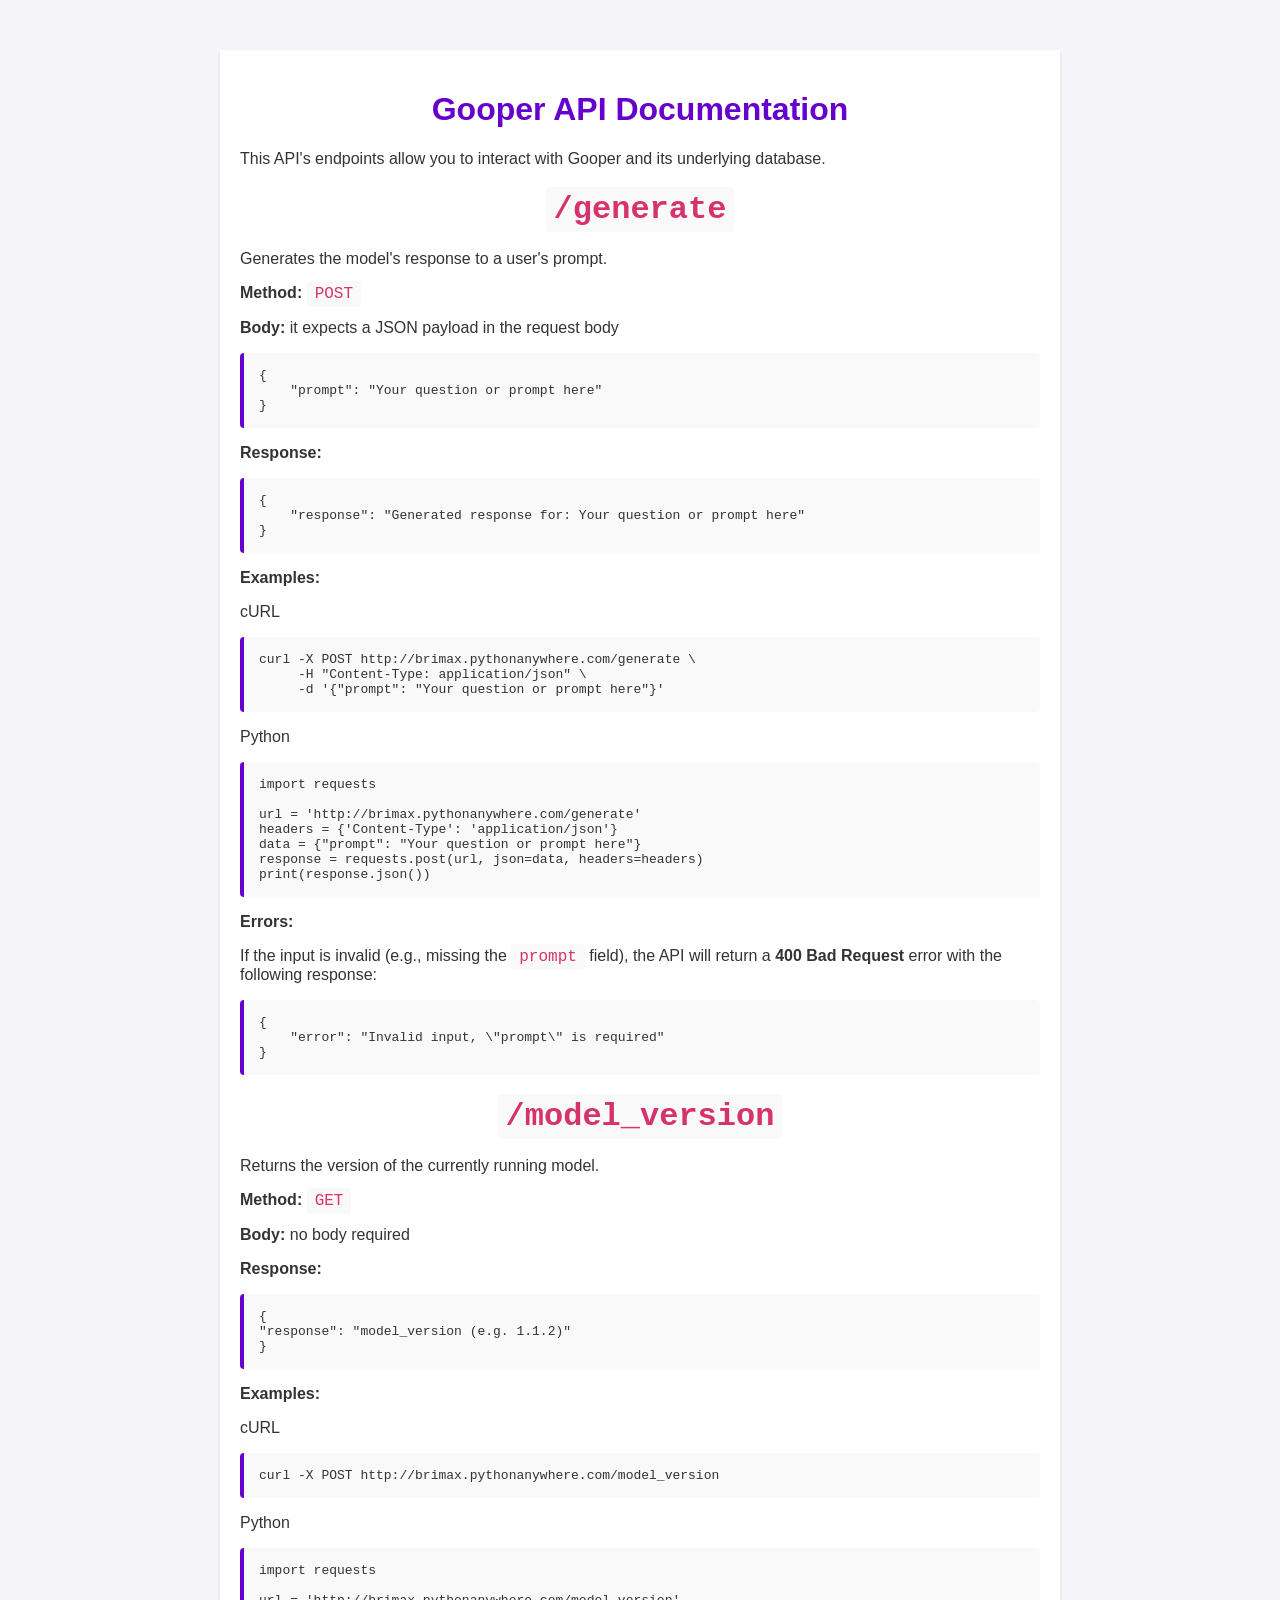
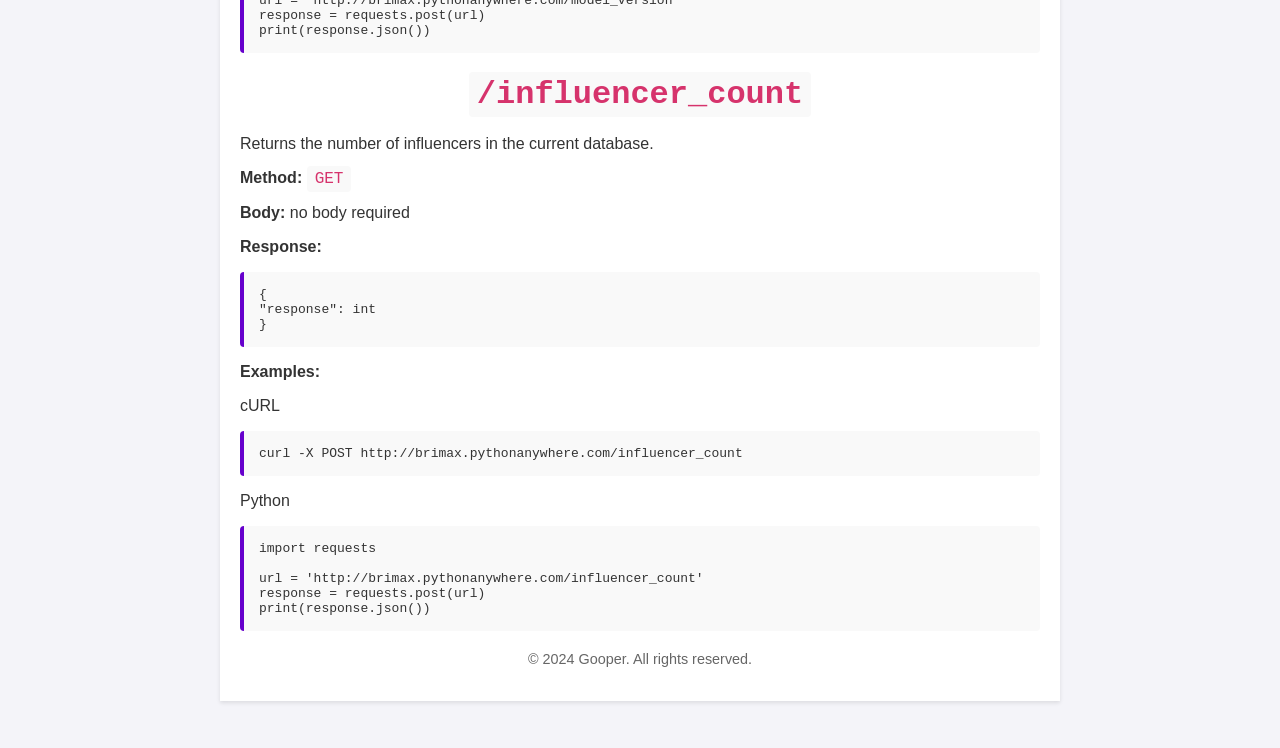
<file: api_docs.html>
<!DOCTYPE html>
<html lang="en">
<head>
    <meta charset="UTF-8">
    <meta name="viewport" content="width=device-width, initial-scale=1.0">
    <title>API Endpoint Documentation</title>
    <style>
        body {
            font-family: Arial, sans-serif;
            margin: 0;
            padding: 0;
            background-color: #f4f4f9;
            color: #333;
        }
        .container {
            max-width: 800px;
            margin: 50px auto;
            padding: 20px;
            background: #fff;
            box-shadow: 0 2px 4px rgba(0, 0, 0, 0.1);
        }
        h1 {
            color: #6600cc;
            text-align: center;
        }
        code {
            background-color: #f9f9f9;
            padding: 4px 8px;
            border-radius: 4px;
            font-family: Consolas, monospace;
            color: #d6336c;
        }
        pre {
            background-color: #f9f9f9;
            padding: 15px;
            border-left: 4px solid #6600cc;
            border-radius: 4px;
            overflow: auto;
        }
        .footer {
            text-align: center;
            margin-top: 20px;
            font-size: 0.9em;
            color: #666;
        }
    </style>
</head>
<body>
    <div class="container">
        <h1>Gooper API Documentation</h1>
        <p>This API's endpoints allow you to interact with Gooper and its underlying database.</p>
        
        <!-- <h2>Generate response to user prompt</h2> -->
        <h1><code>/generate</code></h1>
        <p>Generates the model's response to a user's prompt.</p>
        
        <p><strong>Method:</strong> <code>POST</code></p>
        
        <p><strong>Body:</strong> it expects a JSON payload in the request body</p>
        <pre>{
    "prompt": "Your question or prompt here"
}</pre>
        <p><strong>Response:</strong></p>
        <pre>{
    "response": "Generated response for: Your question or prompt here"
}</pre>
        
        <p><strong>Examples:</strong></p>
        
        <p>cURL</p>
        <pre>curl -X POST http://brimax.pythonanywhere.com/generate \
     -H "Content-Type: application/json" \
     -d '{"prompt": "Your question or prompt here"}'</pre>
        
        <p>Python</p>
        <pre>import requests

url = 'http://brimax.pythonanywhere.com/generate'
headers = {'Content-Type': 'application/json'}
data = {"prompt": "Your question or prompt here"}
response = requests.post(url, json=data, headers=headers)
print(response.json())</pre>

        <p><strong>Errors:</strong></p>
        <p>If the input is invalid (e.g., missing the <code>prompt</code> field), the API will return a <strong>400 Bad Request</strong> error with the following response:</p>
        <pre>{
    "error": "Invalid input, \"prompt\" is required"
}</pre>
        
    <!-- <h2>Get model version</h2> -->
    <h1><code>/model_version</code></h1>
    <p>Returns the version of the currently running model.</p>
        
    <p><strong>Method:</strong> <code>GET</code></p>
    
    <p><strong>Body:</strong> no body required</p>

    <p><strong>Response:</strong></p>
    <pre>{
"response": "model_version (e.g. 1.1.2)"
}</pre>
    
    <p><strong>Examples:</strong></p>
    
    <p>cURL</p>
    <pre>curl -X POST http://brimax.pythonanywhere.com/model_version</pre>
    
    <p>Python</p>
    <pre>import requests

url = 'http://brimax.pythonanywhere.com/model_version'
response = requests.post(url)
print(response.json())</pre>
    <!-- <h2>Get number of influencers in database</h2> -->
    <h1><code>/influencer_count</code></h1>
    <p>Returns the number of influencers in the current database.</p>
        
    <p><strong>Method:</strong> <code>GET</code></p>
    
    <p><strong>Body:</strong> no body required</p>

    <p><strong>Response:</strong></p>
    <pre>{
"response": int
}</pre>
    
    <p><strong>Examples:</strong></p>
    
    <p>cURL</p>
    <pre>curl -X POST http://brimax.pythonanywhere.com/influencer_count</pre>
    
    <p>Python</p>
    <pre>import requests

url = 'http://brimax.pythonanywhere.com/influencer_count'
response = requests.post(url)
print(response.json())</pre>

        <div class="footer">
            <p>&copy; 2024 Gooper. All rights reserved.</p>
        </div>
    </div>
</body>
</html>
</file>
